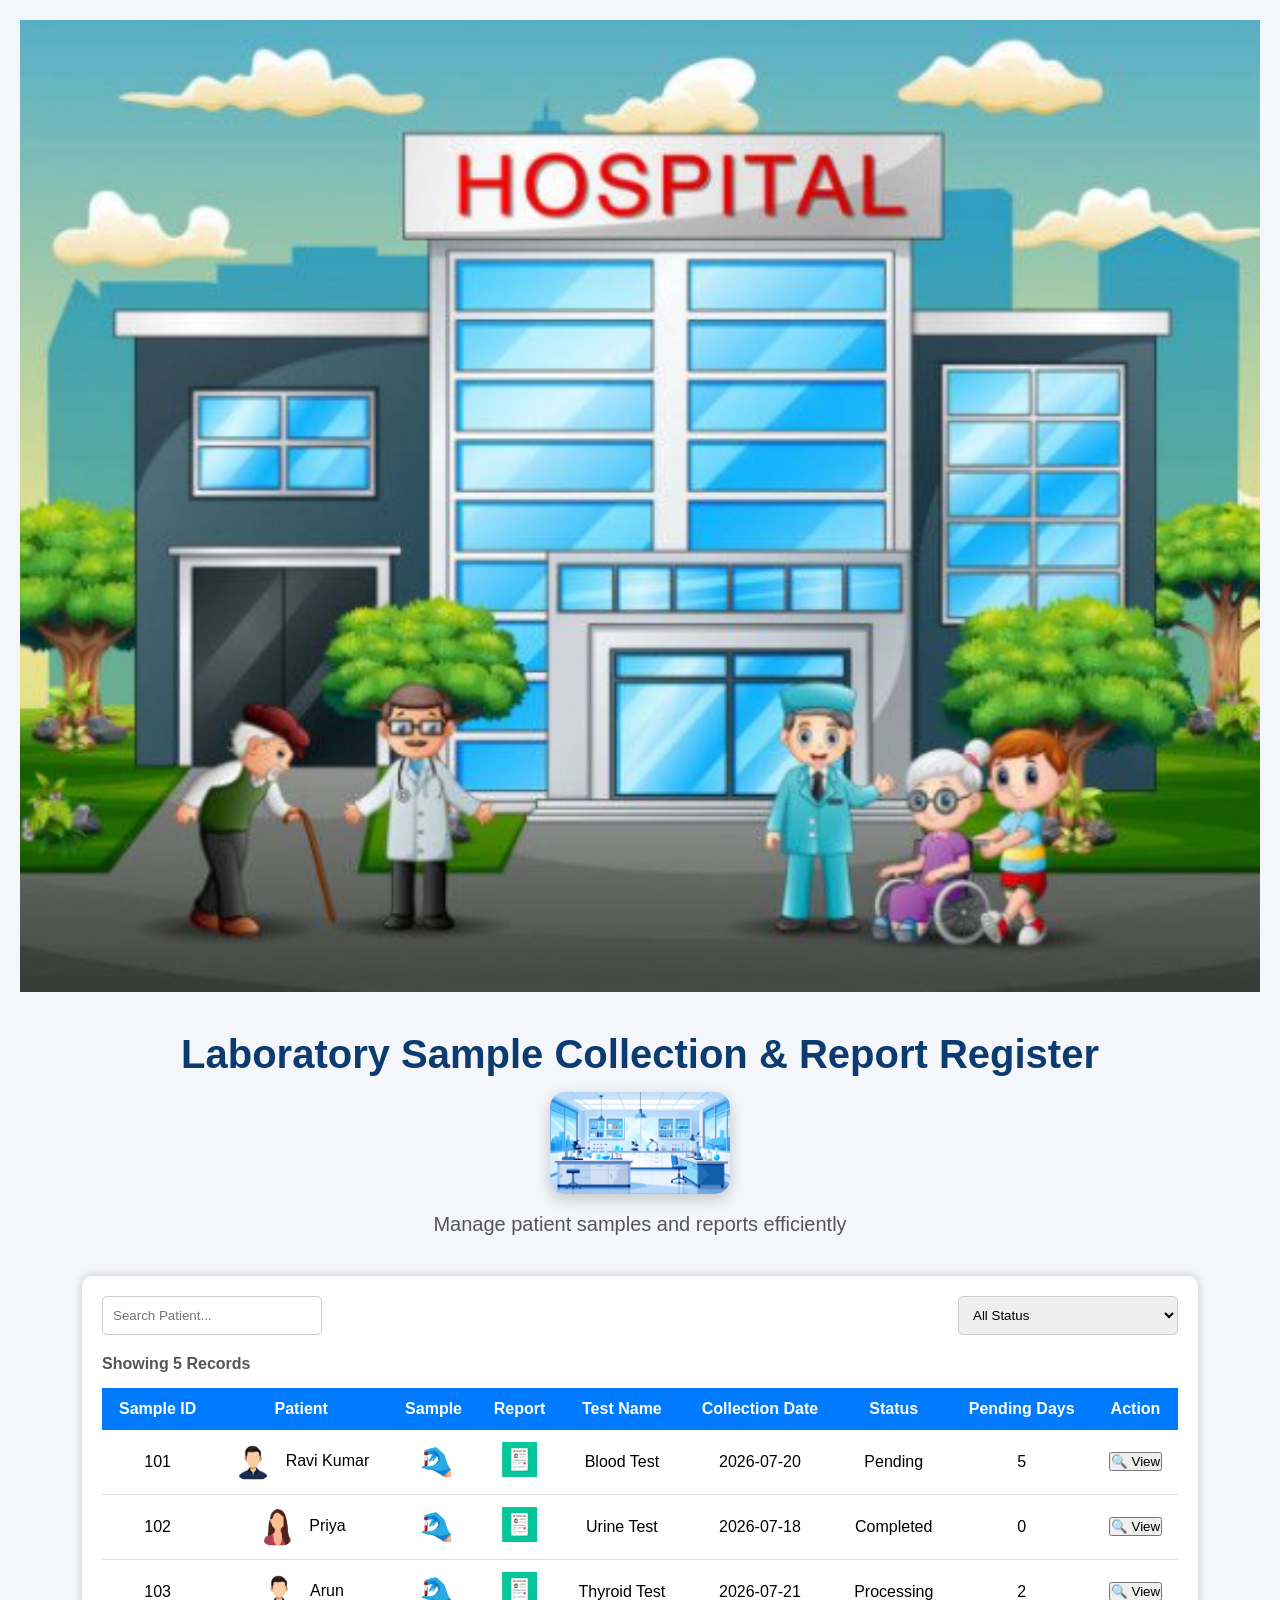
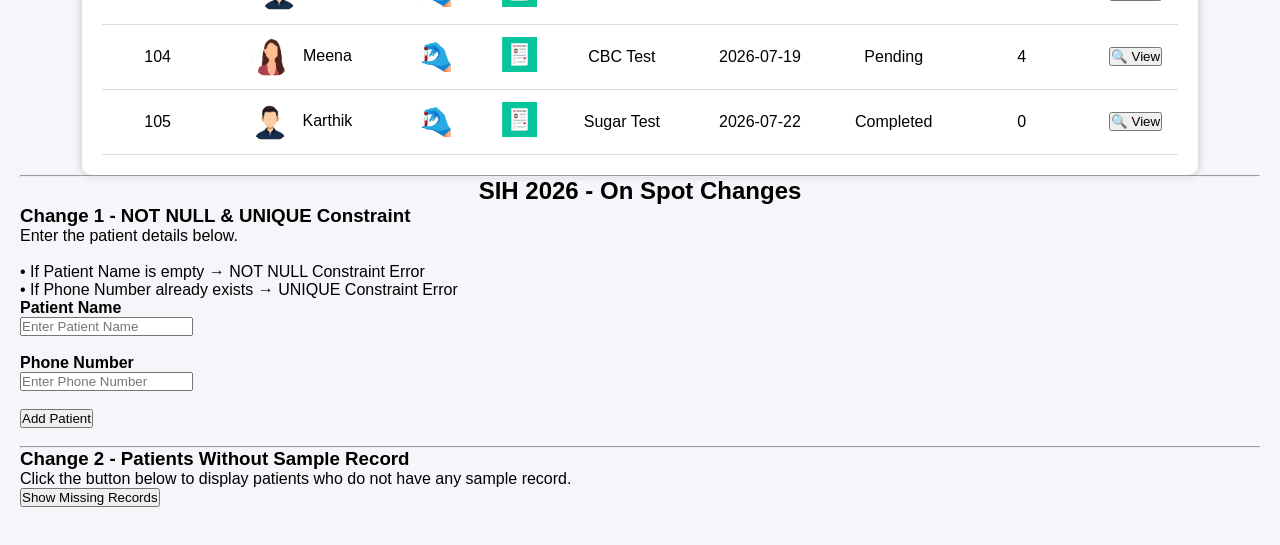
<file: index.html>
<!DOCTYPE html>
<html lang="en">

<head>
    <meta charset="UTF-8">
    <meta name="viewport" content="width=device-width, initial-scale=1.0">
    <title>Laboratory Sample Collection and Report Register</title>
    <link rel="stylesheet" href="style.css">
</head>

<body>

<!-- Hospital Banner -->
<div class="hospital-banner">
    <img src="hospital.png" alt="Hospital Banner">
</div>

<!-- Project Title -->
<div class="title-section">
    <h1>Laboratory Sample Collection & Report Register</h1>

    <img src="lab.png"
         class="lab-logo"
         alt="Laboratory">

    <p>Manage patient samples and reports efficiently</p>
</div>

<div class="container">

    <div class="top-bar">

        <input
            type="text"
            id="search"
            placeholder="Search Patient..."
            onkeyup="searchTable()">

        <select id="statusFilter" onchange="filterTable()">

            <option value="All">All Status</option>
            <option value="Pending">Pending</option>
            <option value="Processing">Processing</option>
            <option value="Completed">Completed</option>

        </select>

    </div>

    <p id="count">Showing 0 Records</p>

    <table>

        <thead>

            <tr>
                <th>Sample ID</th>
                <th>Patient</th>
                <th>Sample</th>
                <th>Report</th>
                <th>Test Name</th>
                <th>Collection Date</th>
                <th>Status</th>
                <th>Pending Days</th>
                <th>Action</th>
            </tr>

        </thead>

        <tbody id="tableBody">

        </tbody>

    </table>

</div>

<hr>

<h2 align="center">SIH 2026 - On Spot Changes</h2>
<section class="spot-changes">


    <!-- Change 1 -->

    <div class="change-box">

        <h3>Change 1 - NOT NULL & UNIQUE Constraint</h3>

        <p>
            Enter the patient details below.
            <br><br>
            • If Patient Name is empty → NOT NULL Constraint Error
            <br>
            • If Phone Number already exists → UNIQUE Constraint Error
        </p>

        <label><b>Patient Name</b></label><br>

        <input
            type="text"
            id="newPatientName"
            placeholder="Enter Patient Name">

        <br><br>

        <label><b>Phone Number</b></label><br>

        <input
            type="text"
            id="newPhone"
            placeholder="Enter Phone Number">

        <br><br>

        <button onclick="addPatient()">
            Add Patient
        </button>

        <br><br>

        <p id="change1Result"></p>

    </div>

    <hr>

    <!-- Change 2 -->

    <div class="change-box">

        <h3>Change 2 - Patients Without Sample Record</h3>

        <p>
            Click the button below to display patients
            who do not have any sample record.
        </p>

        <button onclick="showChange2()">
            Show Missing Records
        </button>

        <br><br>

        <div id="change2Result"></div>

    </div>

</section>

<script src="script.js"></script>

</body>
</html>
</file>
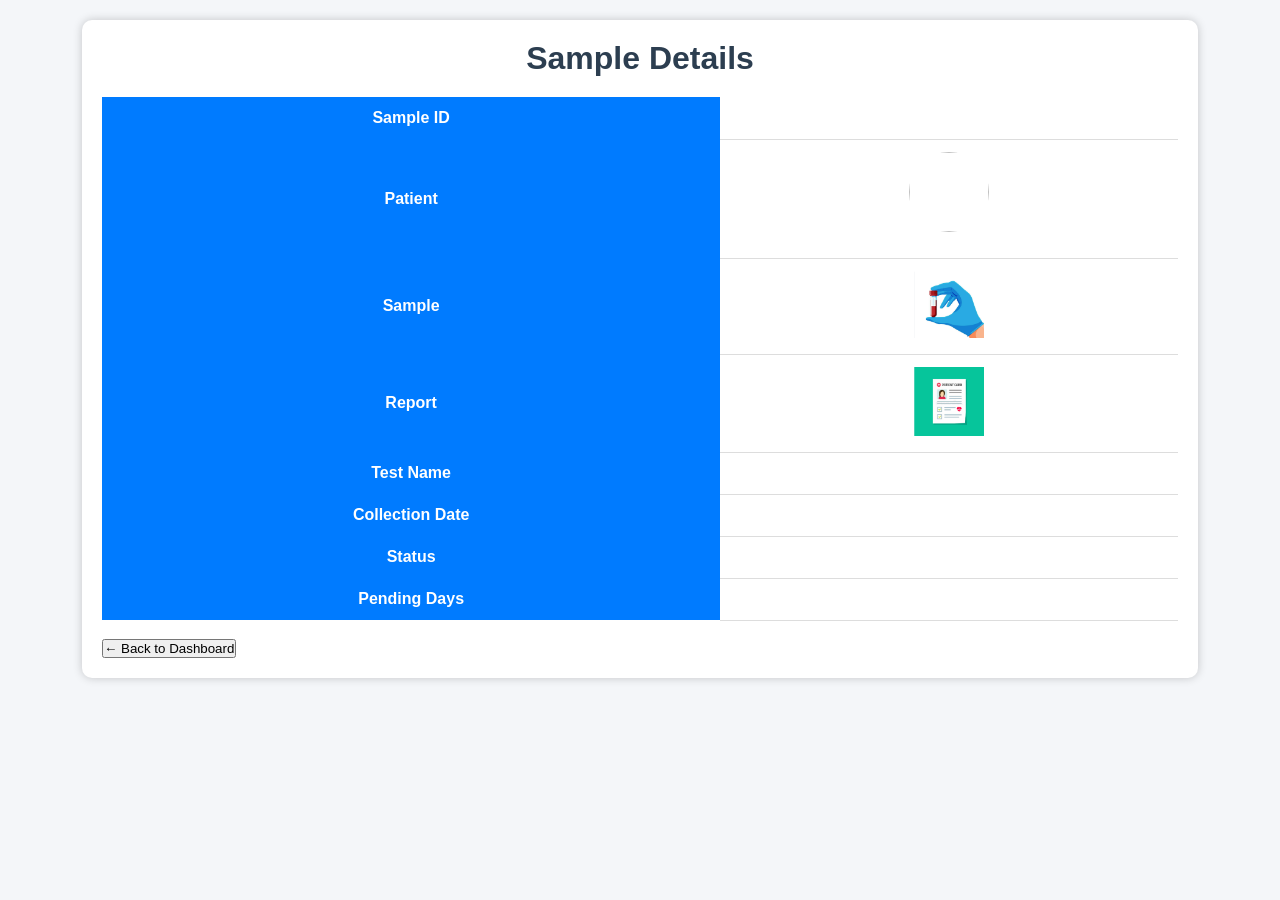
<file: details.html>
<!DOCTYPE html>
<html lang="en">
<head>
    <meta charset="UTF-8">
    <meta name="viewport" content="width=device-width, initial-scale=1.0">
    <title>Sample Details</title>

    <link rel="stylesheet" href="style.css">
</head>

<body>

<div class="container">

    <h1>Sample Details</h1>

    <table>

        <tr>
            <th>Sample ID</th>
            <td id="sampleId"></td>
        </tr>

        <tr>
            <th>Patient</th>
            <td>
                <img id="patientImage"
                    width="80"
                    height="80"
                    style="border-radius:50%;margin-bottom:10px;"><br>

                <span id="patientName"></span>
            </td>
        </tr>

        <tr>
            <th>Sample</th>
            <td>
                <img src="sample.png" width="70">
            </td>
        </tr>

        <tr>
            <th>Report</th>
            <td>
                <img src="report.png" width="70">
            </td>
        </tr>

        <tr>
            <th>Test Name</th>
            <td id="testName"></td>
        </tr>

        <tr>
            <th>Collection Date</th>
            <td id="collectionDate"></td>
        </tr>

        <tr>
            <th>Status</th>
            <td id="status"></td>
        </tr>

        <tr>
            <th>Pending Days</th>
            <td id="pendingDays"></td>
        </tr>

    </table>

    <br>

    <button onclick="goBack()">← Back to Dashboard</button>

</div>


<script>

const sampleData = [
    {
        sampleId:101,
        patientName:"Ravi Kumar",
        gender:"Male",
        testName:"Blood Test",
        collectionDate:"2026-07-20",
        status:"Pending",
        pendingDays:5
    },
    {
        sampleId:102,
        patientName:"Priya",
        gender:"Female",
        testName:"Urine Test",
        collectionDate:"2026-07-18",
        status:"Completed",
        pendingDays:0
    },
    {
        sampleId:103,
        patientName:"Arun",
        gender:"Male",
        testName:"Thyroid Test",
        collectionDate:"2026-07-21",
        status:"Processing",
        pendingDays:2
    },
    {
        sampleId:104,
        patientName:"Meena",
        gender:"Female",
        testName:"CBC Test",
        collectionDate:"2026-07-19",
        status:"Pending",
        pendingDays:4
    },
    {
        sampleId:105,
        patientName:"Karthik",
        gender:"Male",
        testName:"Sugar Test",
        collectionDate:"2026-07-22",
        status:"Completed",
        pendingDays:0
    }
];

const id = Number(localStorage.getItem("sampleId"));

const sample = sampleData.find(item => item.sampleId === id);

if(sample){

document.getElementById("patientImage").src =
    sample.gender === "Male"
        ? "male.png"
        : "female.png";
document.getElementById("sampleId").innerHTML = sample.sampleId;
document.getElementById("patientName").innerHTML = sample.patientName;
document.getElementById("testName").innerHTML = sample.testName;
document.getElementById("collectionDate").innerHTML = sample.collectionDate;
document.getElementById("status").innerHTML = sample.status;
document.getElementById("pendingDays").innerHTML = sample.pendingDays;

}

function goBack(){

window.location.href="index.html";

}

</script>

</body>
</html>
</file>
<file: style.css>
/* Reset Default Styles */
* {
    margin: 0;
    padding: 0;
    box-sizing: border-box;
}

/* Body */
body {
    font-family: Arial, sans-serif;
    background-color: #f4f6f9;
    padding: 20px;
}

/* Main Container */
.container {
    width: 90%;
    margin: auto;
    background: white;
    padding: 20px;
    border-radius: 10px;
    box-shadow: 0px 0px 10px rgba(0,0,0,0.2);
}

/* Heading */
h1 {
    text-align: center;
    color: #2c3e50;
    margin-bottom: 20px;
}

/* Search and Filter */
.top-bar {
    display: flex;
    justify-content: space-between;
    margin-bottom: 20px;
}

.top-bar input,
.top-bar select {
    padding: 10px;
    width: 220px;
    border: 1px solid #ccc;
    border-radius: 5px;
}

/* Record Count */
#count {
    margin-bottom: 15px;
    font-weight: bold;
    color: #555;
}

/* Table */
table {
    width: 100%;
    border-collapse: collapse;
}

table th {
    background-color: #007bff;
    color: white;
    padding: 12px;
}

table td {
    padding: 12px;
    text-align: center;
    border-bottom: 1px solid #ddd;
}

table tr:hover {
    background-color: #f1f1f1;
}

/* Hospital Banner */

.hospital-banner img{

    width:100%;
    height:auto;
    display:block;

}

/* Title Section */

.title-section{

    text-align:center;
    margin:40px 0;

}

.title-section h1{

    font-size:40px;
    color:#0b3b70;
    margin-bottom:15px;

}

.lab-logo{

    width:180px;
    border-radius:15px;
    box-shadow:0 5px 15px rgba(0,0,0,.2);
    margin-bottom:15px;

}

.title-section p{

    font-size:20px;
    color:#555;

}
</file>
